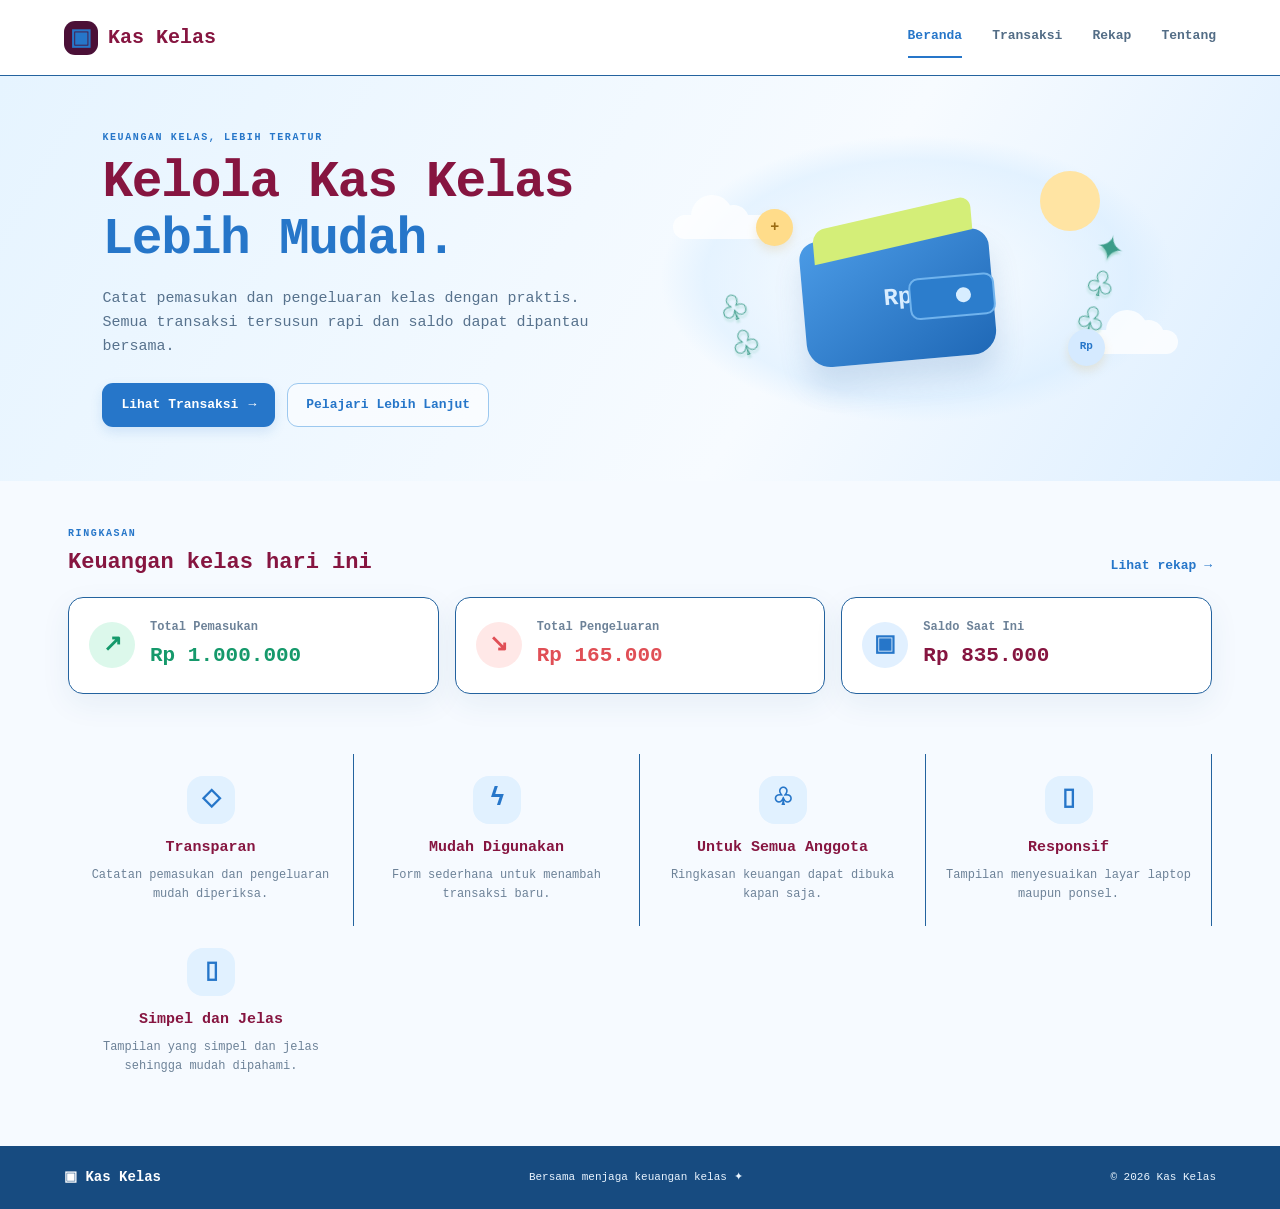
<file: index.html>
<!doctype html>
<html lang="id">
<head>
  <meta charset="utf-8">
  <meta name="viewport" content="width=device-width, initial-scale=1">
  <title>Kas Kelas TI 2B — Beranda</title>
  <link rel="stylesheet" href="style.css">
  <script src="script.js" defer></script>
</head>
<body>
  <header class="site-header">
    <a class="brand" href="index.html"><span class="brand-icon">▣</span> Kas Kelas</a>
    <button class="menu-toggle" aria-label="Buka navigasi" aria-expanded="false">☰</button>
    <nav class="nav">
      <a class="active" href="index.html">Beranda</a>
      <a href="transaksi.html">Transaksi</a>
      <a href="rekap.html">Rekap</a>
      <a href="tentang.html">Tentang</a>
    </nav>
  </header>

  <main>
    <section class="hero">
      <div class="hero-copy">
        <span class="eyebrow">KEUANGAN KELAS, LEBIH TERATUR</span>
        <h1>Kelola Kas Kelas<br><span>Lebih Mudah.</span></h1>
        <p>Catat pemasukan dan pengeluaran kelas dengan praktis. Semua transaksi tersusun rapi dan saldo dapat dipantau bersama.</p>
        <div class="actions">
          <a class="button primary" href="transaksi.html">Lihat Transaksi <span>→</span></a>
          <a class="button secondary" href="tentang.html">Pelajari Lebih Lanjut</a>
        </div>
      </div>
      <div class="hero-art" aria-hidden="true">
        <div class="sun"></div><div class="cloud cloud-one"></div><div class="cloud cloud-two"></div>
        <div class="wallet"><div class="wallet-flap"></div><div class="wallet-button"></div><span>Rp</span></div>
        <div class="plant plant-one">✦<br>♧<br>♧</div><div class="plant plant-two">♧<br>♧</div>
        <div class="coin coin-one">+</div><div class="coin coin-two">Rp</div>
      </div>
    </section>

    <section class="section">
      <div class="section-heading">
        <div><span class="eyebrow">RINGKASAN</span><h2>Keuangan kelas hari ini</h2></div>
        <a class="text-link" href="rekap.html">Lihat rekap →</a>
      </div>
      <div class="stats-grid">
        <article class="stat-card green"><span class="stat-icon">↗</span><div><p>Total Pemasukan</p><h3 id="income-total">Rp 0</h3></div></article>
        <article class="stat-card red"><span class="stat-icon">↘</span><div><p>Total Pengeluaran</p><h3 id="expense-total">Rp 0</h3></div></article>
        <article class="stat-card blue"><span class="stat-icon">▣</span><div><p>Saldo Saat Ini</p><h3 id="balance-total">Rp 0</h3></div></article>
      </div>
    </section>

    <section class="feature-grid">
      <article class="feature"><div class="feature-icon">◇</div><h3>Transparan</h3><p>Catatan pemasukan dan pengeluaran mudah diperiksa.</p></article>
      <article class="feature"><div class="feature-icon">ϟ</div><h3>Mudah Digunakan</h3><p>Form sederhana untuk menambah transaksi baru.</p></article>
      <article class="feature"><div class="feature-icon">♧</div><h3>Untuk Semua Anggota</h3><p>Ringkasan keuangan dapat dibuka kapan saja.</p></article>
      <article class="feature"><div class="feature-icon">▯</div><h3>Responsif</h3><p>Tampilan menyesuaikan layar laptop maupun ponsel.</p></article>
      <article class="feature"><div class="feature-icon">▯</div><h3>Simpel dan Jelas</h3><p>Tampilan yang simpel dan jelas sehingga mudah dipahami.</p></article>
    </section>
  </main>
  <footer class="footer"><a class="brand footer-brand" href="index.html">▣ Kas Kelas</a><span>Bersama menjaga keuangan kelas ✦</span><span>© <span class="year"></span> Kas Kelas</span></footer>
</body>
</html>
</file>
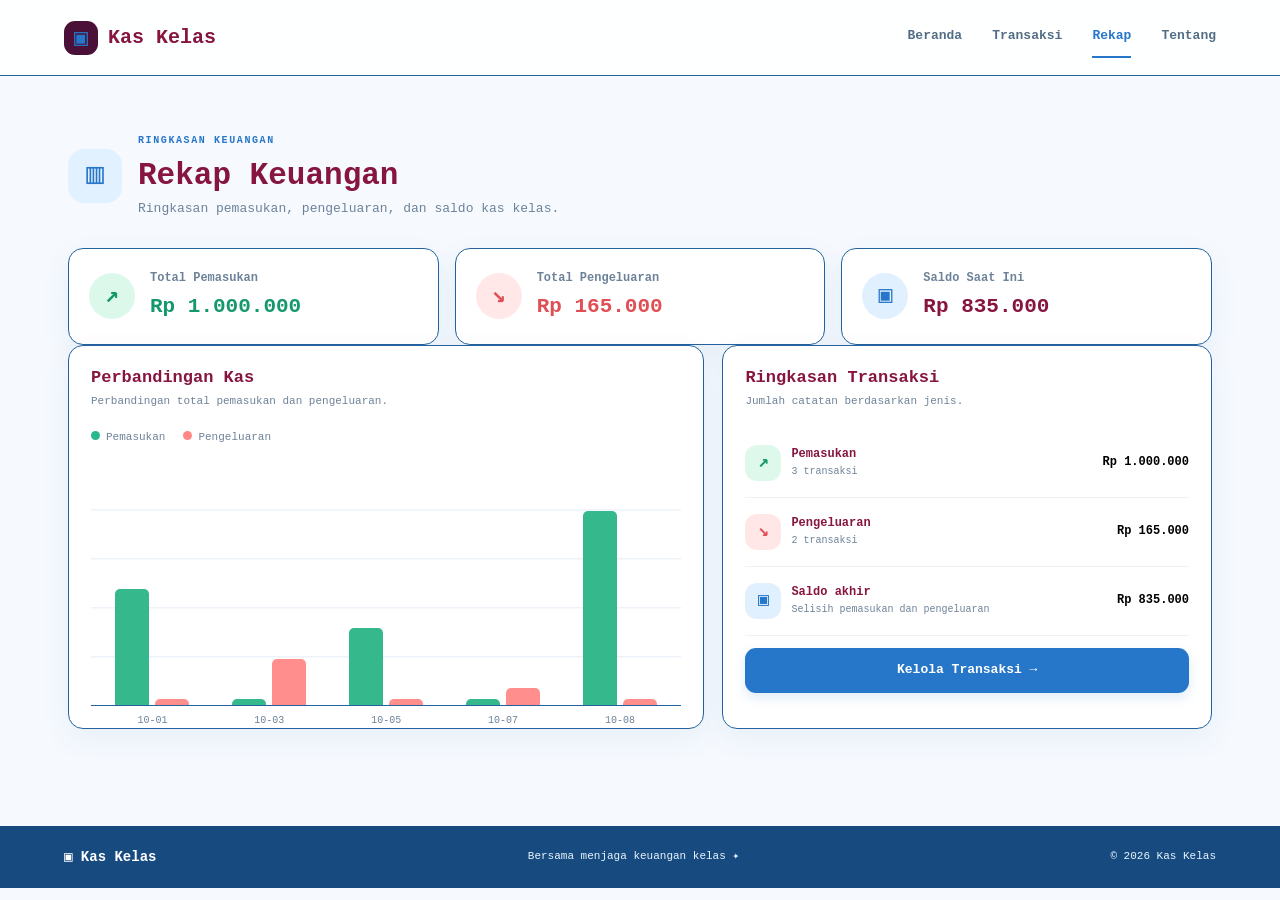
<file: rekap.html>
<!doctype html>
<html lang="id">
<head>
  <meta charset="utf-8"><meta name="viewport" content="width=device-width, initial-scale=1">
  <title>Kas Kelas — Rekap</title><link rel="stylesheet" href="style.css"><script src="script.js" defer></script>
</head>
<body>
  <header class="site-header">
    <a class="brand" href="index.html"><span class="brand-icon">▣</span> Kas Kelas</a>
    <button class="menu-toggle" aria-label="Buka navigasi" aria-expanded="false">☰</button>
    <nav class="nav"><a href="index.html">Beranda</a><a href="transaksi.html">Transaksi</a><a class="active" href="rekap.html">Rekap</a><a href="tentang.html">Tentang</a></nav>
  </header>
  <main class="page-main">
    <div class="page-title"><div class="title-icon">▥</div><div><span class="eyebrow">RINGKASAN KEUANGAN</span><h1>Rekap Keuangan</h1><p>Ringkasan pemasukan, pengeluaran, dan saldo kas kelas.</p></div></div>
    <div class="stats-grid">
      <article class="stat-card green"><span class="stat-icon">↗</span><div><p>Total Pemasukan</p><h3 id="income-total">Rp 0</h3></div></article>
      <article class="stat-card red"><span class="stat-icon">↘</span><div><p>Total Pengeluaran</p><h3 id="expense-total">Rp 0</h3></div></article>
      <article class="stat-card blue"><span class="stat-icon">▣</span><div><p>Saldo Saat Ini</p><h3 id="balance-total">Rp 0</h3></div></article>
    </div>
    <div class="report-grid">
      <section class="panel"><div class="panel-heading"><div><h2>Perbandingan Kas</h2><p>Perbandingan total pemasukan dan pengeluaran.</p></div></div>
        <div class="chart-legend"><span><i class="dot income-dot"></i>Pemasukan</span><span><i class="dot expense-dot"></i>Pengeluaran</span></div>
        <div class="bar-chart" id="bar-chart"><div class="bar-placeholder">Tambahkan transaksi untuk melihat grafik.</div></div>
      </section>
      <section class="panel"><div class="panel-heading"><div><h2>Ringkasan Transaksi</h2><p>Jumlah catatan berdasarkan jenis.</p></div></div>
        <div class="summary-line"><span class="summary-symbol green-symbol">↗</span><div><strong>Pemasukan</strong><small id="income-count">0 transaksi</small></div><b id="income-total-small">Rp 0</b></div>
        <div class="summary-line"><span class="summary-symbol red-symbol">↘</span><div><strong>Pengeluaran</strong><small id="expense-count">0 transaksi</small></div><b id="expense-total-small">Rp 0</b></div>
        <div class="summary-line"><span class="summary-symbol blue-symbol">▣</span><div><strong>Saldo akhir</strong><small>Selisih pemasukan dan pengeluaran</small></div><b id="balance-total-small">Rp 0</b></div>
        <a class="button primary full-width" href="transaksi.html">Kelola Transaksi →</a>
      </section>
    </div>
  </main>
  <footer class="footer"><a class="brand footer-brand" href="index.html">▣ Kas Kelas</a><span>Bersama menjaga keuangan kelas ✦</span><span>© <span class="year"></span> Kas Kelas</span></footer>
</body>
</html>
</file>
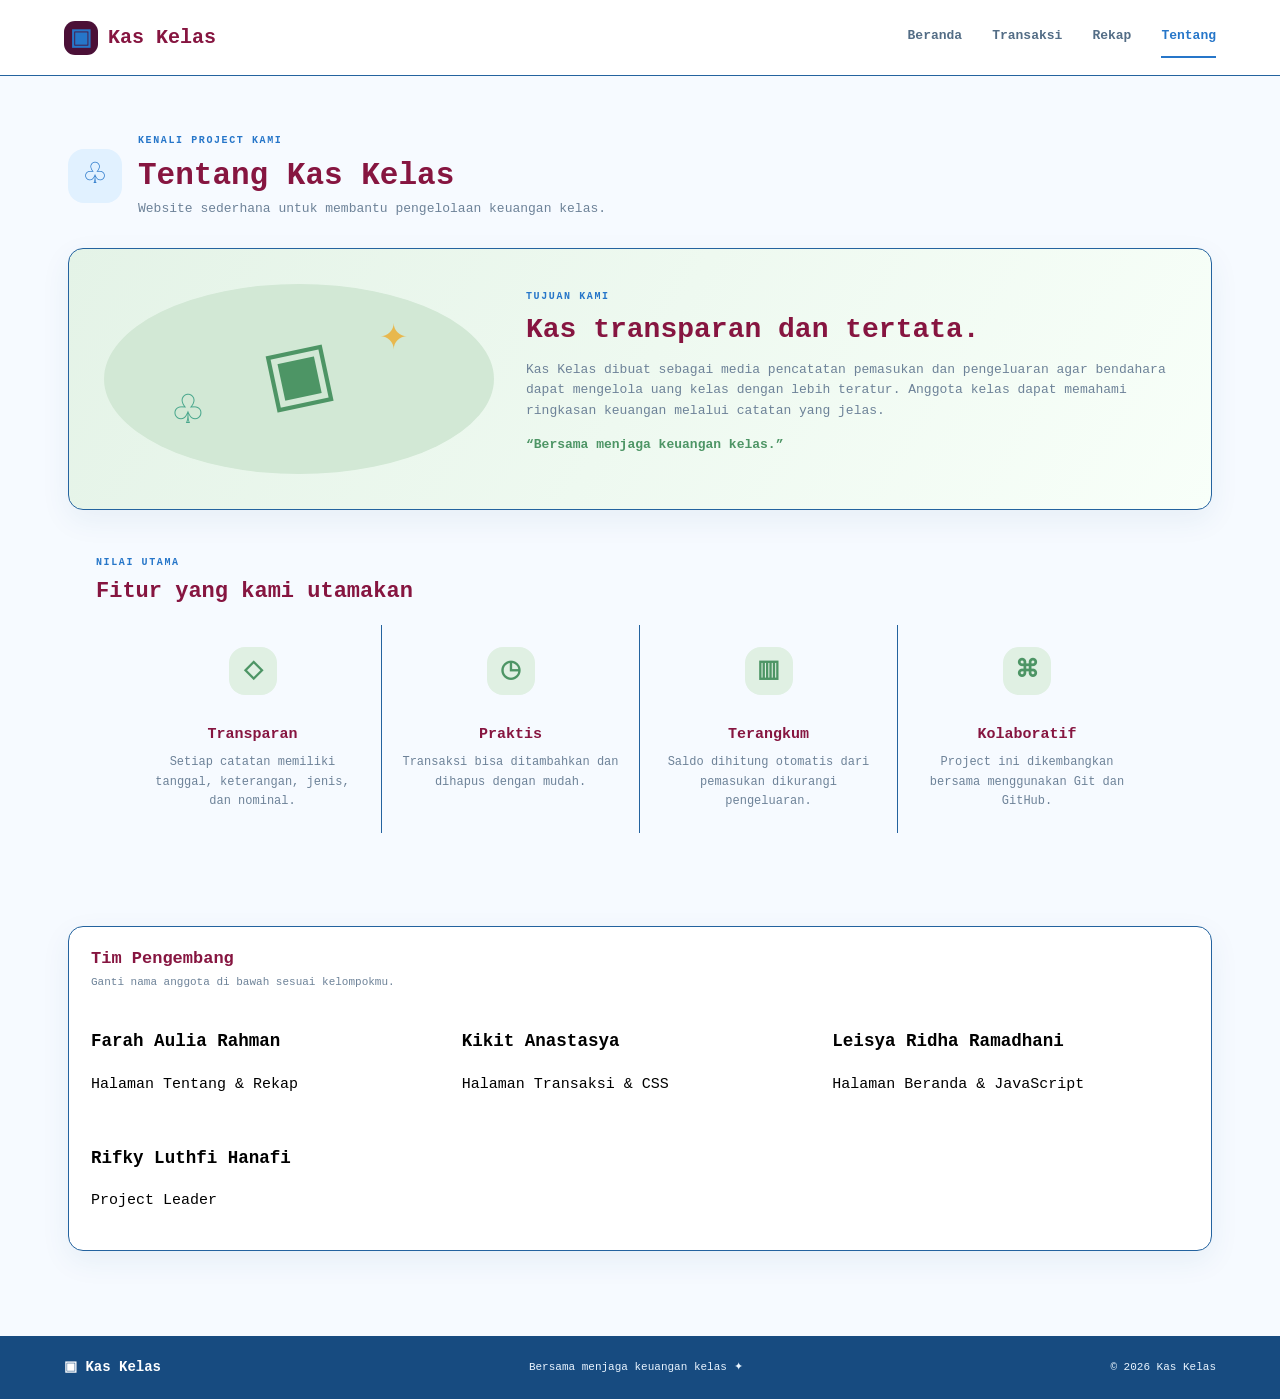
<file: tentang.html>
<!doctype html>
<html lang="id">
<head>
  <meta charset="utf-8"><meta name="viewport" content="width=device-width, initial-scale=1">
  <title>Kas Kelas — Tentang</title><link rel="stylesheet" href="style.css"><script src="script.js" defer></script>
</head>
<body>
  <header class="site-header">
    <a class="brand" href="index.html"><span class="brand-icon">▣</span> Kas Kelas</a>
    <button class="menu-toggle" aria-label="Buka navigasi" aria-expanded="false">☰</button>
    <nav class="nav"><a href="index.html">Beranda</a><a href="transaksi.html">Transaksi</a><a href="rekap.html">Rekap</a><a class="active" href="tentang.html">Tentang</a></nav>
  </header>
  <main class="page-main">
    <div class="page-title"><div class="title-icon">♧</div><div><span class="eyebrow">KENALI PROJECT KAMI</span><h1>Tentang Kas Kelas</h1><p>Website sederhana untuk membantu pengelolaan keuangan kelas.</p></div></div>
    <section class="about-hero panel">
      <div class="about-illustration" aria-hidden="true"><div class="about-wallet">▣</div><div class="about-spark">✦</div><div class="about-leaf">♧</div></div>
      <div><span class="eyebrow">TUJUAN KAMI</span><h2>Kas transparan dan tertata.</h2><p>Kas Kelas dibuat sebagai media pencatatan pemasukan dan pengeluaran agar bendahara dapat mengelola uang kelas dengan lebih teratur. Anggota kelas dapat memahami ringkasan keuangan melalui catatan yang jelas.</p><p class="callout">“Bersama menjaga keuangan kelas.”</p></div>
    </section>
    <section class="section">
      <div class="section-heading"><div><span class="eyebrow">NILAI UTAMA</span><h2>Fitur yang kami utamakan</h2></div></div>
      <div class="feature-grid about-features">
        <article class="feature"><div class="feature-icon">◇</div><h3>Transparan</h3><p>Setiap catatan memiliki tanggal, keterangan, jenis, dan nominal.</p></article>
        <article class="feature"><div class="feature-icon">◷</div><h3>Praktis</h3><p>Transaksi bisa ditambahkan dan dihapus dengan mudah.</p></article>
        <article class="feature"><div class="feature-icon">▥</div><h3>Terangkum</h3><p>Saldo dihitung otomatis dari pemasukan dikurangi pengeluaran.</p></article>
        <article class="feature"><div class="feature-icon">⌘</div><h3>Kolaboratif</h3><p>Project ini dikembangkan bersama menggunakan Git dan GitHub.</p></article>
      </div>
    </section>
    <section class="panel team-panel"><div class="panel-heading"><div><h2>Tim Pengembang</h2><p>Ganti nama anggota di bawah sesuai kelompokmu.</p></div></div>
      <div class="team-grid">
        <div class="team-card">
            <h3>Farah Aulia Rahman</h3>
            <p>Halaman Tentang & Rekap</p>
        </div>
        <div class="team-card">
            <h3>Kikit Anastasya</h3>
            <p>Halaman Transaksi & CSS</p>
        </div>
        <div class="team-card">
            <h3>Leisya Ridha Ramadhani</h3>
            <p>Halaman Beranda & JavaScript</p>
        </div>
        <div class="team-card">
            <h3>Rifky Luthfi Hanafi</h3>
            <p>Project Leader</p>
        </div>
      </div>
    </section>
  </main>
  <footer class="footer"><a class="brand footer-brand" href="index.html">▣ Kas Kelas</a><span>Bersama menjaga keuangan kelas ✦</span><span>© <span class="year"></span> Kas Kelas</span></footer>
</body>
</html>
</file>
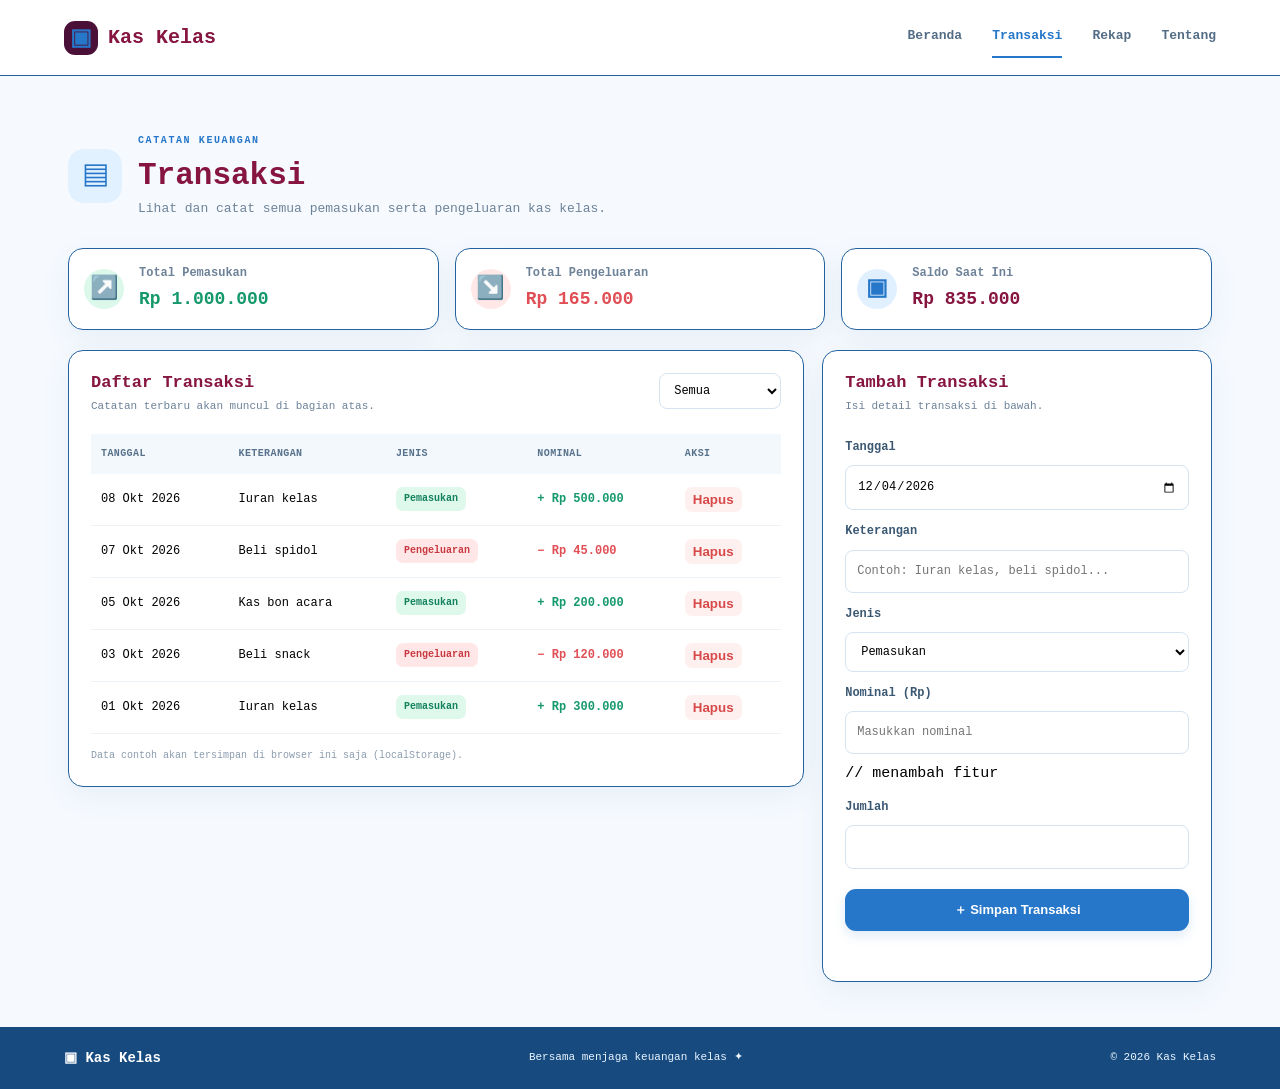
<file: transaksi.html>
<!doctype html>
<html lang="id">
<head>
  <meta charset="utf-8"><meta name="viewport" content="width=device-width, initial-scale=1">
  <title>Kas Kelas — Transaksi</title><link rel="stylesheet" href="style.css"><script src="script.js" defer></script>
</head>
<body>
  <header class="site-header">
    <a class="brand" href="index.html"><span class="brand-icon">▣</span> Kas Kelas</a>
    <button class="menu-toggle" aria-label="Buka navigasi" aria-expanded="false">☰</button>
    <nav class="nav"><a href="index.html">Beranda</a><a class="active" href="transaksi.html">Transaksi</a><a href="rekap.html">Rekap</a><a href="tentang.html">Tentang</a></nav>
  </header>
  <main class="page-main">
    <div class="page-title"><div class="title-icon">▤</div><div><span class="eyebrow">CATATAN KEUANGAN</span><h1>Transaksi</h1><p>Lihat dan catat semua pemasukan serta pengeluaran kas kelas.</p></div></div>
    <div class="stats-grid compact">
      <article class="stat-card green"><span class="stat-icon">↗️</span><div><p>Total Pemasukan</p><h3 id="income-total">Rp 0</h3></div></article>
      <article class="stat-card red"><span class="stat-icon">↘️</span><div><p>Total Pengeluaran</p><h3 id="expense-total">Rp 0</h3></div></article>
      <article class="stat-card blue"><span class="stat-icon">▣</span><div><p>Saldo Saat Ini</p><h3 id="balance-total">Rp 0</h3></div></article>
    </div>
    <div class="content-grid">
      <section class="panel">
        <div class="panel-heading"><div><h2>Daftar Transaksi</h2><p>Catatan terbaru akan muncul di bagian atas.</p></div><select id="transaction-filter" aria-label="Filter transaksi"><option value="all">Semua</option><option value="income">Pemasukan</option><option value="expense">Pengeluaran</option></select></div>
        <div class="table-wrap"><table><thead><tr><th>Tanggal</th><th>Keterangan</th><th>Jenis</th><th>Nominal</th><th>Aksi</th></tr></thead><tbody id="transaction-list"></tbody></table></div>
        <p id="empty-state" class="empty-state" hidden>Belum ada transaksi. Tambahkan transaksi melalui formulir.</p>
        <p class="small-note">Data contoh akan tersimpan di browser ini saja (localStorage).</p>
      </section>
      <section class="panel form-panel">
        <div class="panel-heading"><div><h2>Tambah Transaksi</h2><p>Isi detail transaksi di bawah.</p></div></div>
        <form id="transaction-form">
          <label for="transaction-date">Tanggal</label><input id="transaction-date" type="date" required>
          <label for="transaction-description">Keterangan</label><input id="transaction-description" type="text" maxlength="80" placeholder="Contoh: Iuran kelas, beli spidol..." required>
          <label for="transaction-type">Jenis</label><select id="transaction-type" required><option value="income">Pemasukan</option><option value="expense">Pengeluaran</option></select>
          <label for="transaction-amount">Nominal (Rp)</label><input id="transaction-amount" type="number" min="1" step="1" placeholder="Masukkan nominal" required>
          // menambah fitur
          <label for="transaction-jumlah">Jumlah</label><input id="transaction-jumlah" type="text" required>
          <button class="button primary full-width" type="submit">＋ Simpan Transaksi</button>
          <p id="form-message" class="form-message" role="status"></p>
        </form>
      </section>
    </div>
  </main>
  <footer class="footer"><a class="brand footer-brand" href="index.html">▣ Kas Kelas</a><span>Bersama menjaga keuangan kelas ✦</span><span>© <span class="year"></span> Kas Kelas</span></footer>
</body>
</html>
</file>
<file: style.css>
@import url('https://fonts.googleapis.com/css2?family=Nunito+Sans:wght@400;500;600;700;800;900&display=swap');
:root {
    --tosca: #2a99c9;
    --navy: #861540;
    --blue: #2676c9;
    --blue-dark: #195a9b;
    --pale: #4b1037;
    --text: #000000;
    --muted: #6d8298;
    --line: #24639f;
    --green: #15996b;
    --red: #e04f56;
    --shadow: 0 10px 30px rgba(31,83,130,.07)
}
* {
    box-sizing:border-box
}
html {
    scroll-behavior:smooth
}
body {
    margin:0;
    background:#f6faff;
    color:var(--text);
    font-family:'Courier New',Courier,monospace,'Nunito Sans',sans-serif;
    font-size:15px;
    line-height:1.6
}
a {
    color:inherit;
    text-decoration:none
}
.site-header {
    height:76px;
    background:rgba(255,255,255,.94);
    border-bottom:1px solid var(--line);
    display:flex;
    align-items:center;
    justify-content:space-between;
    padding:0 max(5vw,24px);
    position:sticky;
    top:0;
    z-index:10
}
.brand {
    display:inline-flex;
    align-items:center;
    gap:10px;
    font-size:20px;
    font-weight:900;
    color:var(--navy);
    white-space:nowrap
}
.brand-icon {
    display:inline-grid;
    place-items:center;
    width:34px;
    height:34px;
    border-radius:11px;
    background:var(--pale);
    color:var(--blue);
    font-size:23px
}
.nav {
    display:flex;
    align-items:center;
    gap:30px
}
.nav a {
    font-size:13px;
    font-weight:800;
    color:#536d86;
    padding:9px 0;
    border-bottom:2px solid transparent
}
.nav a:hover,.nav a.active {
    color:var(--blue);
    border-color:var(--blue)
}
.menu-toggle {
    display:none;
    border:0;
    background:var(--pale);
    color:var(--navy);
    font-size:22px;
    padding:6px 12px;
    border-radius:8px
}
.hero {
    display:grid;
    grid-template-columns:1fr 1fr;
    align-items:center;
    gap:35px;
    min-height:400px;
    padding:54px max(8vw,28px);
    background:linear-gradient(120deg,#e6f4ff,#f7fbff 62%,#dceeff);
    overflow:hidden
}
.hero-copy {
    max-width:570px;
    position:relative;
    z-index:1
}
.eyebrow {
    font-size:10px;
    letter-spacing:1.6px;
    font-weight:900;
    color:var(--blue);
    display:block;
    margin-bottom:8px
}
.hero h1 {
    font-size:clamp(35px,4vw,52px);
    line-height:1.12;
    letter-spacing:-1.3px;
    color:var(--navy);
    margin:0 0 18px;
    font-weight:900
}
.hero h1 span {
    color:var(--blue)
}
.hero-copy>p {
    max-width:490px;
    color:#57728d;
    font-size:15px;
    margin:0 0 24px
}
.actions {
    display:flex;
    gap:12px;
    flex-wrap:wrap
}
.button {
    display:inline-flex;
    justify-content:center;
    align-items:center;
    gap:10px;
    border:1px solid transparent;
    border-radius:11px;
    padding:11px 18px;
    font:800 13px inherit;
    font-size:13px;
    font-weight:800;
    cursor:pointer;
    transition:.2s
}
.button:hover {
    transform:translateY(-1px)
}
.primary {
    background:var(--blue);
    color:white;
    box-shadow:0 5px 12px #2676c926
}
.primary:hover {
    background:var(--blue-dark)
}
.secondary {
    border-color:#9cc8ef;
    color:var(--blue);
    background:#ffffff8a
}
.full-width {
    width:100%;
    margin-top:12px
}
.hero-art {
    height:290px;
    position:relative;
    border-radius:50%;
    background:radial-gradient(ellipse,#ffffffbd 0%,#d4ebff7a 58%,transparent 70%)
}
.sun {
    position:absolute;
    right:15%;
    top:13%;
    width:60px;
    height:60px;
    border-radius:50%;
    background:#ffe4a3
}
.cloud {
    position:absolute;
    height:24px;
    background:#fff;
    border-radius:30px;
    opacity:.8
}
.cloud:before,.cloud:after {
    content:"";
    position:absolute;
    background:inherit;
    border-radius:50%;
    width:42px;
    height:42px;
    top:-20px;
    left:18px
}
.cloud:after {
    width:31px;
    height:31px;
    left:45px;
    top:-10px
}
.cloud-one {
    left:3%;
    top:28%;
    width:100px
}
.cloud-two {
    right:0;
    bottom:24%;
    width:90px
}
.wallet {
    position:absolute;
    left:28%;
    top:35%;
    width:190px;
    height:126px;
    border-radius:18px 18px 24px 24px;
    background:linear-gradient(145deg,#4b9be6,#1f68b6);
    box-shadow:0 20px 28px #2767a72b;
    transform:rotate(-5deg);
    display:grid;
    place-items:center;
    color:#d9edff;
    font-size:24px;
    font-weight:900
}
.wallet:before {
    content:"";
    position:absolute;
    left:15px;
    right:15px;
    top:-22px;
    height:34px;
    background:#d4ee78;
    border-radius:12px 12px 0 0;
    transform:skewY(-8deg)
}
.wallet-flap {
    position:absolute;
    right:-2px;
    top:45px;
    width:86px;
    height:42px;
    border-radius:10px;
    background:#2c7dcc;
    border:2px solid #70b3ed
}
.wallet-button {
    position:absolute;
    right:22px;
    top:58px;
    width:15px;
    height:15px;
    border-radius:50%;
    background:#d7edff;
    z-index:1
}
.plant {
    position:absolute;
    color:#3c9c89;
    font-size:35px;
    line-height:1.05;
    text-align:center;
    filter:drop-shadow(0 3px 1px #a2d8ce)
}
.plant-one {
    right:12%;
    top:34%;
    transform:rotate(15deg)
}
.plant-two {
    left:13%;
    bottom:20%;
    transform:rotate(-18deg)
}
.coin {
    position:absolute;
    display:grid;
    place-items:center;
    width:37px;
    height:37px;
    border-radius:50%;
    background:#ffdc8a;
    color:#9b6c14;
    font-weight:900;
    box-shadow:0 5px 10px #d6a95033
}
.coin-one {
    left:19%;
    top:26%
}
.coin-two {
    right:14%;
    bottom:20%;
    background:#d5eaff;
    color:var(--blue);
    font-size:11px
}
.section,.page-main {
    max-width:1200px;
    margin:0 auto;
    padding:45px 28px
}
.section-heading {
    display:flex;
    align-items:end;
    justify-content:space-between;
    gap:20px;
    margin-bottom:20px
}
.section-heading h2,.panel h2 {
    font-size:22px;
    line-height:1.2;
    color:var(--navy);
    margin:0;
    font-weight:900
}
.text-link {
    font-size:13px;
    font-weight:900;
    color:var(--blue)
}
.stats-grid {
    display:grid;
    grid-template-columns:repeat(3,minmax(0,1fr));
    gap:16px
}
.stat-card {
    display:flex;
    align-items:center;
    gap:15px;
    padding:20px;
    border:1px solid var(--line);
    background:white;
    border-radius:15px;
    box-shadow:var(--shadow);
    min-width:0
}
.stat-icon {
    width:46px;
    height:46px;
    flex:0 0 46px;
    display:grid;
    place-items:center;
    border-radius:50%;
    font-size:23px;
    font-weight:900
}
.stat-card p {
    margin:0 0 2px;
    font-size:12px;
    color:var(--muted);
    font-weight:700
}
.stat-card h3 {
    margin:0;
    color:var(--navy);
    font-size:21px;
    font-weight:900;
    overflow-wrap:anywhere
}
.green .stat-icon {
    background:#dcf8eb;
    color:var(--green)
}
.green h3 {
    color:var(--green)
}
.red .stat-icon {
    background:#ffe8e7;
    color:var(--red)
}
.red h3 {
    color:var(--red)
}
.blue .stat-icon {
    background:#e1f0ff;
    color:var(--blue)
}
.feature-grid {
    display:grid;
    grid-template-columns:repeat(4,minmax(0,1fr));
    gap:0;
    margin:15px auto 48px;
    max-width:1200px;
    padding:0 28px
}
.feature {
    text-align:center;
    padding:22px 18px;
    border-right:1px solid var(--line)
}
.feature:last-child {
    border-right:0
}
.feature-icon {
    display:grid;
    place-items:center;
    margin:0 auto 12px;
    width:48px;
    height:48px;
    border-radius:16px;
    background:#e1f1ff;
    color:var(--blue);
    font-size:24px;
    font-weight:900
}
.feature h3 {
    margin:0 0 6px;
    color:var(--navy);
    font-size:15px;
    font-weight:900
}
.feature p {
    margin:0;
    color:var(--muted);
    font-size:12px
}
.footer {
    display:flex;
    align-items:center;
    justify-content:space-between;
    gap:18px;
    background:#174b80;
    color:#eaf5ff;
    padding:20px max(5vw,24px);
    font-size:11px
}
.footer-brand {
    color:#fff;
    font-size:14px
}
.page-main {
    min-height:calc(100vh - 150px)
}
.page-title {
    display:flex;
    align-items:center;
    gap:16px;
    margin:12px 0 28px
}
.title-icon {
    display:grid;
    place-items:center;
    width:54px;
    height:54px;
    border-radius:16px;
    background:#e1f1ff;
    color:var(--blue);
    font-size:29px
}
.page-title h1 {
    margin:0;
    color:var(--navy);
    font-size:31px;
    line-height:1.2;
    font-weight:900
}
.page-title p {
    margin:5px 0 0;
    color:var(--muted);
    font-size:13px
}
.compact {
    margin-bottom:20px
}
.compact .stat-card {
    padding:15px
}
.compact .stat-icon {
    width:40px;
    height:40px;
    flex-basis:40px
}
.compact .stat-card h3 {
    font-size:18px
}
.content-grid {
    display:grid;
    grid-template-columns:minmax(0,1.7fr) minmax(270px,.9fr);
    gap:18px;
    align-items:start
}
.panel {
    background:white;
    border:1px solid var(--line);
    border-radius:15px;
    padding:22px;
    box-shadow:var(--shadow);
    min-width:0
}
.panel-heading {
    display:flex;
    justify-content:space-between;
    align-items:start;
    gap:12px;
    margin-bottom:18px
}
.panel-heading h2 {
    font-size:17px
}
.panel-heading p {
    font-size:11px;
    color:var(--muted);
    margin:5px 0 0
}
.panel select,form input,form select {
    font:inherit;
    color:var(--text);
    border:1px solid #d6e4f1;
    border-radius:8px;
    padding:9px 10px;
    background:white;
    max-width:100%;
    font-size:12px
}
.table-wrap {
    overflow-x:auto
}
table {
    width:100%;
    border-collapse:collapse;
    font-size:12px;
    text-align:left;
    white-space:nowrap
}
th {
    background:#f3f8fd;
    color:#58728b;
    font-size:10px;
    text-transform:uppercase;
    letter-spacing:.4px;
    padding:12px 10px
}
td {
    border-bottom:1px solid #edf2f7;
    padding:13px 10px
}
tbody tr:hover {
    background:#f9fcff
}
.type-pill {
    display:inline-block;
    padding:4px 8px;
    border-radius:7px;
    font-size:10px;
    font-weight:900
}
.type-pill.income {
    color:#12815d;
    background:#def8eb
}
.type-pill.expense {
    color:#c93941;
    background:#ffe7e7
}
.amount.income {
    color:var(--green);
    font-weight:900
}
.amount.expense {
    color:var(--red);
    font-weight:900
}
.delete-btn {
    border:0;
    border-radius:7px;
    background:#fff0f0;
    color:#d74848;
    padding:5px 8px;
    cursor:pointer;
    font-weight:900
}
.empty-state {
    text-align:center;
    color:var(--muted);
    font-size:13px;
    padding:22px
}
.small-note {
    color:#8b9caf;
    font-size:10px;
    margin:14px 0 0
}
.form-panel form {
    display:flex;
    flex-direction:column;
    gap:8px
}
.form-panel label {
    font-size:12px;
    font-weight:900;
    color:#3b5873;
    margin-top:4px
}
.form-panel input,.form-panel select {
    width:100%;
    padding:11px
}
.form-message {
    font-size:12px;
    color:var(--green);
    margin:2px 0 0;
    min-height:18px
}
.report-grid {
    display:grid;
    grid-template-columns:1.3fr 1fr;
    gap:18px
}
.chart-legend {
    display:flex;
    gap:18px;
    font-size:11px;
    color:var(--muted);
    margin:10px 0 20px
}
.dot {
    display:inline-block;
    width:9px;
    height:9px;
    border-radius:50%;
    margin-right:6px
}
.income-dot {
    background:#27b98b
}
.expense-dot {
    background:#ff8987
}
.bar-chart {
    height:240px;
    display:flex;
    align-items:end;
    justify-content:space-around;
    gap:18px;
    padding:18px 12px 0;
    border-bottom:1px solid var(--line);
    background:repeating-linear-gradient(to top,transparent 0,transparent 47px,#edf3f8 48px,#edf3f8 49px)
}
.bar-placeholder {
    align-self:center;
    color:var(--muted);
    font-size:12px;
    text-align:center
}
.bar-group {
    display:flex;
    align-items:end;
    gap:6px;
    height:100%;
    position:relative;
    padding-bottom:0;
    flex:1;
    justify-content:center
}
.bar {
    width:min(34px,40%);
    min-height:3px;
    border-radius:5px 5px 0 0
}
.bar.income-bar {
    background:#35b88b
}
.bar.expense-bar {
    background:#ff8e8c
}
.bar-label {
    position:absolute;
    bottom:-24px;
    font-size:10px;
    color:var(--muted)
}
.summary-line {
    display:flex;
    align-items:center;
    gap:10px;
    padding:16px 0;
    border-bottom:1px solid #edf2f7
}
.summary-symbol {
    width:36px;
    height:36px;
    display:grid;
    place-items:center;
    border-radius:12px;
    font-weight:900;
    font-size:18px
}
.green-symbol {
    background:#def8eb;
    color:var(--green)
}
.red-symbol {
    background:#ffe7e7;
    color:var(--red)
}
.blue-symbol {
    background:#e1f0ff;
    color:var(--blue)
}
.summary-line div {
    display:flex;
    flex-direction:column;
    flex:1;
    min-width:0
}
.summary-line strong {
    font-size:12px;
    color:var(--navy)
}
.summary-line small {
    font-size:10px;
    color:var(--muted)
}
.summary-line b {
    font-size:12px;
    overflow-wrap:anywhere
}
.about-hero {
    display:grid;
    grid-template-columns:.75fr 1.25fr;
    gap:32px;
    align-items:center;
    padding:35px;
    background:linear-gradient(120deg, #E4F3E7, #F8FFF9)
}
.about-hero h2 {
    font-size:28px;
    line-height:1.2;
    color:var(--navy);
    margin:0 0 12px
}
.about-hero p {
    color:var(--muted);
    font-size:13px
}
.about-illustration {
    height:190px;
    border-radius:50%;
    background:#D2E8D5;
    display:grid;
    place-items:center;
    position:relative
}
.about-wallet {
    font-size:75px;
    color: #4D9565;
    transform:rotate(-12deg)
}
.about-spark {
    position:absolute;
    right:22%;
    top:15%;
    font-size:35px;
    color:#e8b84e
}
.about-leaf {
    position:absolute;
    left:17%;
    bottom:15%;
    font-size:40px;
    color:#48a68c
}
.callout {
    font-weight:900;
    color: #4D9565 !important
}
/*Komentar*/
.about-features .feature-icon {
    background: #E0F0E3;
    color: #4D9565;
    padding:0;
    margin-bottom:28px
}
.team-panel {
    margin-bottom:40px
}
.team-grid {
    display:grid;
    grid-template-columns:repeat(3,minmax(0,1fr));
    gap:14px
}
.team-member {
    display:flex;
    align-items:center;
    gap:12px;
    padding:14px;
    background:#f7fbff;
    border:1px solid var(--line);
    border-radius:12px
}
.avatar {
    width:42px;
    height:42px;
    display:grid;
    place-items:center;
    border-radius:50%;
    background:#dceeff;
    color:var(--blue);
    font-weight:900
}
.team-member strong {
    font-size:12px;
    color:var(--navy)
}
.team-member p {
    font-size:11px;
    color:var(--muted);
    margin:2px 0 0
}
@media(max-width:800px) {
    .site-header {
        height:68px;
        padding:0 20px
    }
    .menu-toggle {
        display:block
    }
    .nav {
        display:none;
        position:absolute;
        left:12px;
        right:12px;
        top:62px;
        padding:12px;
        background:white;
        border:1px solid var(--line);
        border-radius:12px;
        box-shadow:var(--shadow);
        flex-direction:column;
        align-items:stretch;
        gap:2px
    }
    .nav.open {
        display:flex
    }
    .nav a {
        padding:10px 12px;
        border:0;
        border-radius:8px
    }
    .nav a.active {
        background:var(--pale)
    }
    .hero {
        grid-template-columns:1fr;
        padding:44px 26px 20px;
        gap:0
    }
    .hero-art {
        height:230px;
        max-width:480px;
        width:100%;
        margin:0 auto
    }
    .wallet {
        left:30%;
        transform:scale(.85) rotate(-5deg)
    }
    .section,.page-main {
        padding:34px 20px
    }
    .feature-grid {
        grid-template-columns:repeat(2,1fr);
        padding:0 20px
    }
    .feature:nth-child(2) {
        border-right:0
    }
    .feature:nth-child(-n+2) {
        border-bottom:1px solid var(--line)
    }
    .content-grid,.report-grid {
        grid-template-columns:1fr
    }
    .about-hero {
        grid-template-columns:1fr
    }
    .about-illustration {
        max-width:380px;
        width:100%;
        margin:auto
    }
    .footer {
        flex-wrap:wrap
    }
    .footer span:nth-child(2) {
        order:3;
        width:100%;
        text-align:center
    }
}
@media(max-width:540px) {
    .stats-grid {
        grid-template-columns:1fr;
        gap:10px
    }
    .stat-card {
        padding:15px
    }
    .stat-card h3 {
        font-size:19px
    }
    .compact .stat-card h3 {
        font-size:18px
    }
    .hero h1 {
        font-size:37px
    }
    .hero-art {
        height:200px
    }
    .section-heading {
        align-items:start;
        flex-direction:column;
        gap:8px
    }
    .section-heading h2 {
        font-size:20px
    }
    .feature-grid {
        padding:0 12px
    }
    .feature {
        padding:18px 10px
    }
    .page-title h1 {
        font-size:26px
    }
    .page-title p {
        max-width:270px
    }
    .page-title {
        align-items:flex-start
    }
    .title-icon {
        width:46px;
        height:46px;
        flex:0 0 46px
    }
    .panel {
        padding:16px
    }
    .panel-heading {
        flex-wrap:wrap
    }
    .panel select {
        width:100%
    }
    .team-grid {
        grid-template-columns:1fr
    }
    .about-hero {
        padding:22px
    }
    .about-hero h2 {
        font-size:24px
    }
    .footer {
        justify-content:center;
        text-align:center
    }
    .footer-brand {
        width:100%;
        justify-content:center
    }
    .footer span {
        width:100%
    }
}
</file>
